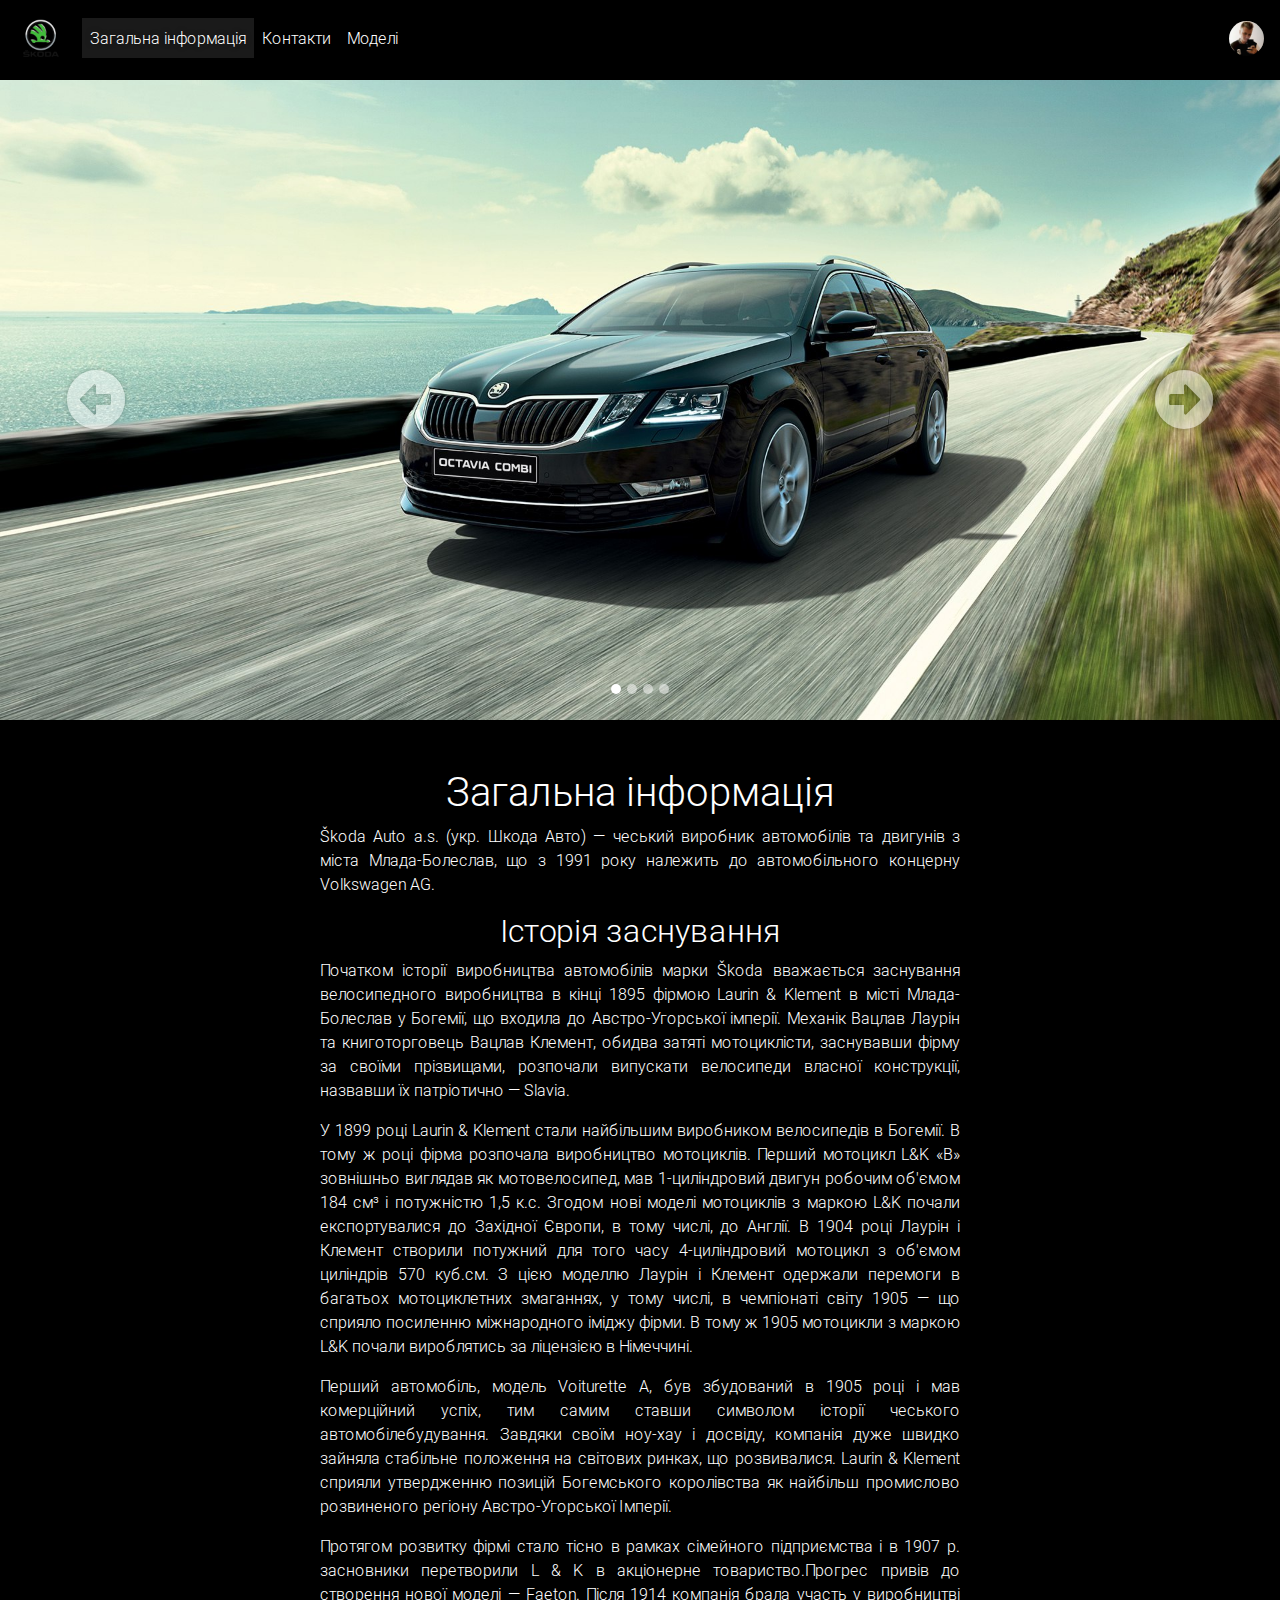
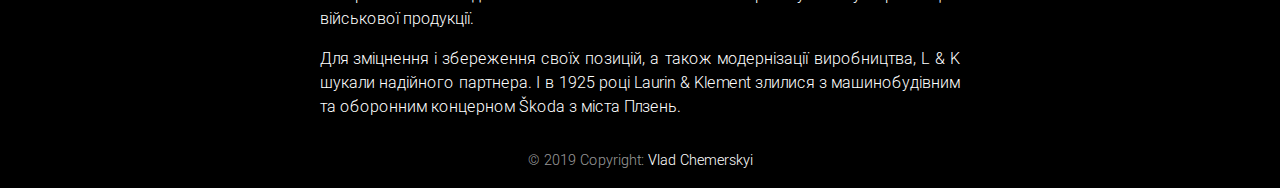
<file: Skoda/index.html>
<!DOCTYPE HTML>
<html>
 <head>
 	<link rel="shortcut icon" href="img1/logo.png" />
 	<!-- Font Awesome -->
  <link rel="stylesheet" href="https://use.fontawesome.com/releases/v5.8.2/css/all.css">
  <!-- Bootstrap core CSS -->
  <link href="css/bootstrap.min.css" rel="stylesheet">
  <!-- Material Design Bootstrap -->
  <link href="css/mdb.min.css" rel="stylesheet">
  <!-- Your custom styles (optional) -->
  <link href="style.css" rel="stylesheet">
  <meta charset="utf-8">
  <title>Skoda</title>
 </head>
 <body style="background-color: black;width: 100%;max-width: 1550px; margin: 0 auto 0 auto;">
 	
<!--Navbar -->

<nav class="mb-1 navbar navbar-expand-lg navbar-dark black lighten-1">
  <a class="navbar-brand" href="index.html"><img src="img1/logo.png" height="50" alt="mdb logo"></a>
  <button class="navbar-toggler" type="button" data-toggle="collapse" data-target="#navbarSupportedContent-555"
    aria-controls="navbarSupportedContent-555" aria-expanded="false" aria-label="Toggle navigation">
    <span class="navbar-toggler-icon"></span>
  </button>
  <div class="collapse navbar-collapse" id="navbarSupportedContent-555">
    <ul class="navbar-nav mr-auto">
      <li class="nav-item active">
        <a class="nav-link" href="index.html">Загальна інформація
          <span class="sr-only">(current)</span>
        </a>
      </li>
      <li class="nav-item">
        <a class="nav-link" href="contacts.html">Контакти</a>
      </li>
      <li class="nav-item">
        <a class="nav-link" href="portfolio.html">Моделі</a>
      </li>
    </ul>
    <ul class="navbar-nav ml-auto nav-flex-icons">
      <li class="nav-item avatar">
        <a class="nav-link p-0" href="https://instagram.com/vlad_chemerskyi?igshid=pfbax4hecrff">
          <img src="img1/avatar.jpg" class="rounded-circle z-depth-0"
            alt="avatar image" height="35">
        </a>
      </li>
    </ul>
  </div>
</nav>
<!--/.Navbar -->
<div id="carouselExampleFade" class="carousel slide carousel-fade" data-ride="carousel">
	<ol class="carousel-indicators">
    <li data-target="#carousel-example-1z" data-slide-to="0" class="active"></li>
    <li data-target="#carousel-example-1z" data-slide-to="1"></li>
    <li data-target="#carousel-example-1z" data-slide-to="2"></li>
    <li data-target="#carousel-example-1z" data-slide-to="3"></li>
  </ol>
  <div class="carousel-inner">
    <div class="carousel-item active">
      <img class="d-block w-100" src="img1/first.jpg"
        alt="First slide">
    </div>
    <div class="carousel-item">
      <img class="d-block w-100" src="img1/second.jpg"
        alt="Second slide">
    </div>
    <div class="carousel-item">
      <img class="d-block w-100" src="img1/third.jpg"
        alt="Third slide">
    </div>
    <div class="carousel-item">
      <img class="d-block w-100" src="img1/fourth.jpg"
        alt="Fourth slide">
    </div>
  </div>
<a class="carousel-control-prev" href="#carouselExampleFade" role="button" data-slide="prev">
<i style="font-size: 60px" class="fas fa-arrow-alt-circle-left"></i>   
 <span class="sr-only">Previous</span>
  </a>
  <a class="carousel-control-next" href="#carouselExampleFade" role="button" data-slide="next">
<i style="font-size: 60px" class="fas fa-arrow-alt-circle-right"></i>   
    <span class="sr-only">Next</span>
  </a>
</div>
<br>
<br>
<div class="info" style="text-align: justify; color: white; width: 50%; margin: auto;">
	<h1 style="text-align: center;">Загальна інформація</h1>
	<p>Škoda Auto a.s. (укр. Шкода Авто) — чеський виробник автомобілів та двигунів з міста Млада-Болеслав, що з 1991 року належить до автомобільного концерну Volkswagen AG.</p>
	<h2 style="text-align: center;">Історія заснування</h2>
	<p>Початком історії виробництва автомобілів марки Škoda вважається заснування велосипедного виробництва в кінці 1895 фірмою Laurin & Klement в місті Млада-Болеслав у Богемії, що входила до Австро-Угорської імперії. Механік Вацлав Лаурін та книготорговець Вацлав Клемент, обидва затяті мотоциклісти, заснувавши фірму за своїми прізвищами, розпочали випускати велосипеди власної конструкції, назвавши їх патріотично — Slavia.</p>
	<p>У 1899 році Laurin & Klement стали найбільшим виробником велосипедів в Богемії. В тому ж році фірма розпочала виробництво мотоциклів. Перший мотоцикл L&K «B» зовнішньо виглядав як мотовелосипед, мав 1-циліндровий двигун робочим об'ємом 184  см³ і потужністю 1,5 к.с. Згодом нові моделі мотоциклів з маркою L&K почали експортувалися до Західної Європи, в тому числі, до Англії. В 1904 році Лаурін і Клемент створили потужний для того часу 4-циліндровий мотоцикл з об'ємом циліндрів 570 куб.см. З цією моделлю Лаурін і Клемент одержали перемоги в багатьох мотоциклетних змаганнях, у тому числі, в чемпіонаті світу 1905 — що сприяло посиленню міжнародного іміджу фірми. В тому ж 1905 мотоцикли з маркою L&K почали вироблятись за ліцензією в Німеччині.</p>
	<p>Перший автомобіль, модель Voiturette A, був збудований в 1905 році і мав комерційний успіх, тим самим ставши символом історії чеського автомобілебудування. Завдяки своїм ноу-хау і досвіду, компанія дуже швидко зайняла стабільне положення на світових ринках, що розвивалися. Laurin & Klement сприяли утвердженню позицій Богемського королівства як найбільш промислово розвиненого регіону Австро-Угорської Імперії.</p>
	<p>Протягом розвитку фірмі стало тісно в рамках сімейного підприємства і в 1907 р. засновники перетворили L & K в акціонерне товариство.Прогрес привів до створення нової моделі — Faeton. Після 1914 компанія брала участь у виробництві військової продукції.</p>
	<p>Для зміцнення і збереження своїх позицій, а також модернізації виробництва, L & K шукали надійного партнера. І в 1925 році Laurin & Klement злилися з машинобудівним та оборонним концерном Škoda з міста Плзень.</p>
</div>

<!-- Footer -->
<footer class="page-footer font-small black darken-3">

  <!-- Footer Elements -->
  <div class="container">

    <!-- Grid row-->
    <div class="row">

    

    </div>
    <!-- Grid row-->

  </div>
  <!-- Footer Elements -->

  <!-- Copyright -->
  <div class="footer-copyright text-center py-3">© 2019 Copyright:
    <a href="https://instagram.com/vlad_chemerskyi?igshid=pfbax4hecrff"> Vlad Chemerskyi</a>
  </div>
  <!-- Copyright -->

</footer>
<!-- Footer -->
<!-- SCRIPTS -->
  <!-- JQuery -->
  <script type="text/javascript" src="js/jquery-3.4.1.min.js"></script>
  <!-- Bootstrap tooltips -->
  <script type="text/javascript" src="js/popper.min.js"></script>
  <!-- Bootstrap core JavaScript -->
  <script type="text/javascript" src="js/bootstrap.min.js"></script>
  <!-- MDB core JavaScript -->
  <script type="text/javascript" src="js/mdb.min.js"></script>
</body>
</html>
</file>
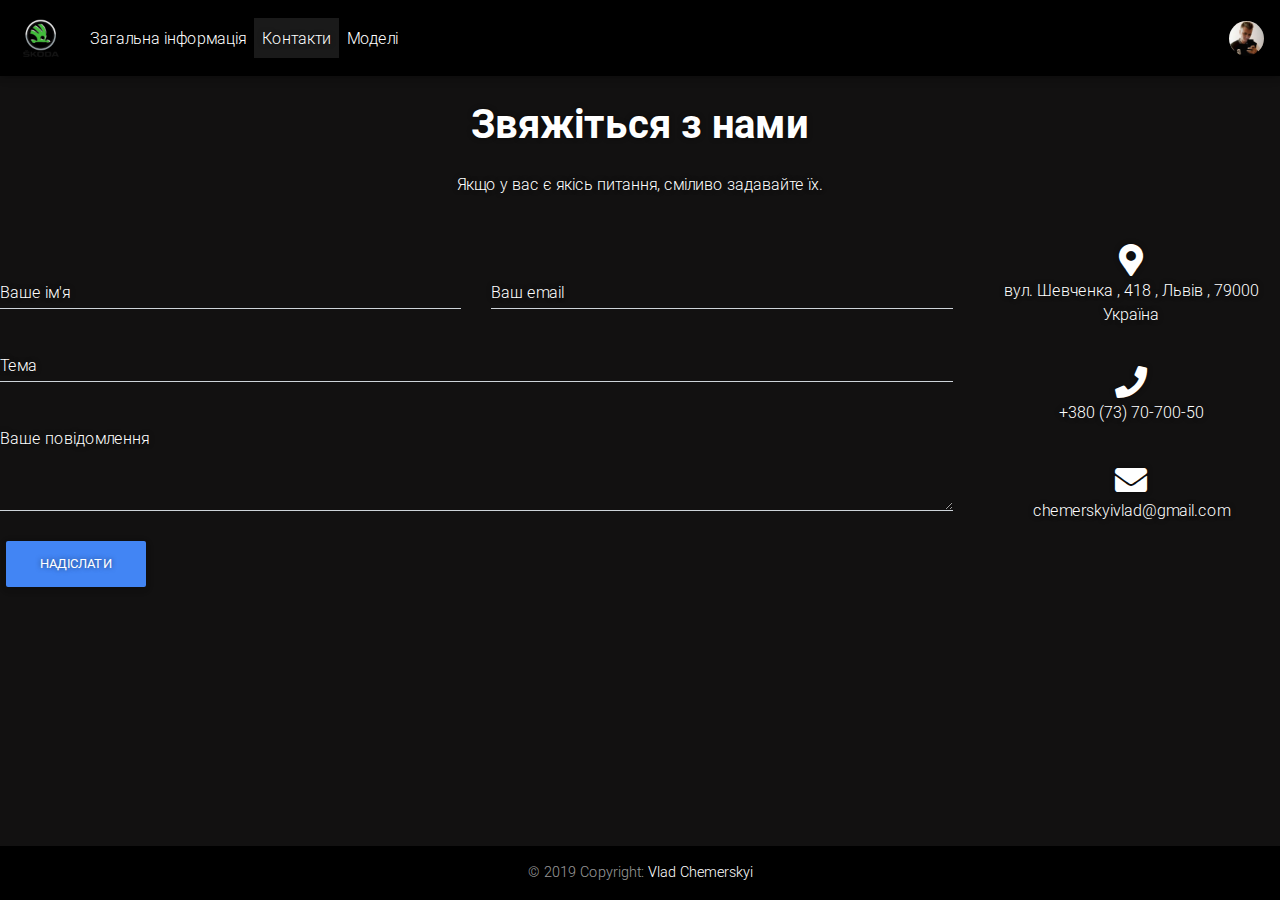
<file: Skoda/contacts.html>
<!DOCTYPE HTML>
<html>
 <head>
  <link rel="shortcut icon" href="img1/logo.png" />
  <!-- Font Awesome -->
  <link rel="stylesheet" href="https://use.fontawesome.com/releases/v5.8.2/css/all.css">
  <!-- Bootstrap core CSS -->
  <link href="css/bootstrap.min.css" rel="stylesheet">
  <!-- Material Design Bootstrap -->
  <link href="css/mdb.min.css" rel="stylesheet">
  <!-- Your custom styles (optional) -->
  <link href="style.css" rel="stylesheet">
  <meta charset="utf-8">
  <title>Skoda</title>
 </head>
 <body style="background-color:#121111;width: 100%;max-width: 1550px; margin: 0 auto 0 auto;">

   
<!--Navbar -->
<nav class="mb-1 navbar navbar-expand-lg navbar-dark black lighten-1">
  <a class="navbar-brand" href="index.html"><img src="img1/logo.png" height="50" alt="mdb logo"></a>
  <button class="navbar-toggler" type="button" data-toggle="collapse" data-target="#navbarSupportedContent-555"
    aria-controls="navbarSupportedContent-555" aria-expanded="false" aria-label="Toggle navigation">
    <span class="navbar-toggler-icon"></span>
  </button>
  <div class="collapse navbar-collapse" id="navbarSupportedContent-555">
    <ul class="navbar-nav mr-auto">
      <li class="nav-item">
        <a class="nav-link" href="index.html">Загальна інформація
          
        </a>
      </li>
      <li class="nav-item  active">
        <a class="nav-link" href="contacts.html">Контакти</a>
        <span class="sr-only">(current)</span>
      </li>
      <li class="nav-item">
        <a class="nav-link" href="portfolio.html">Моделі</a>
      </li>
    </ul>
    <ul class="navbar-nav ml-auto nav-flex-icons">
      <li class="nav-item avatar">
        <a class="nav-link p-0" href="https://instagram.com/vlad_chemerskyi?igshid=pfbax4hecrff">
          <img src="img1/avatar.jpg" class="rounded-circle z-depth-0"
            alt="avatar image" height="35">
        </a>
      </li>
    </ul>
  </div>
</nav>
<!--/.Navbar -->
<!--Section: Contact v.2-->


<section class="mb-3"  >

    <!--Section heading-->
    <h2 class="h1-responsive font-weight-bold text-center my-4">Звяжіться з нами</h2>
    <!--Section description-->
    <p class="text-center w-responsive mx-auto mb-5">Якщо у вас є якісь питання, сміливо задавайте їх. </p>

    <div class="row">

        <!--Grid column-->
        <div class="col-md-9 mb-md-0 mb-5">
            <form id="contact-form" name="contact-form" action="mail.php" method="POST">

                <!--Grid row-->
                <div class="row">

                    <!--Grid column-->
                    <div class="col-md-6">
                        <div class="md-form mb-0">
                            <input type="text" id="name" name="name" class="form-control" style="color: #fff;">
                            <label for="name" class="" style="color: #fff;">Ваше ім'я</label>
                        </div>
                    </div>
                    <!--Grid column-->

                    <!--Grid column-->
                    <div class="col-md-6">
                        <div class="md-form mb-0">
                            <input type="text" id="email" name="email" class="form-control" style="color: #fff;">
                            <label for="email" class="" style="color: #fff;">Ваш email</label>
                        </div>
                    </div>
                    <!--Grid column-->

                </div>
                <!--Grid row-->

                <!--Grid row-->
                <div class="row">
                    <div class="col-md-12">
                        <div class="md-form mb-0">
                            <input type="text" id="subject" name="subject" class="form-control" style="color: #fff;">
                            <label for="subject" class="" style="color: #fff;">Тема</label>
                        </div>
                    </div>
                </div>
                <!--Grid row-->

                <!--Grid row-->
                <div class="row">

                    <!--Grid column-->
                    <div class="col-md-12">

                        <div class="md-form">
                            <textarea type="text" id="message" name="message" rows="2" class="form-control md-textarea"></textarea>
                            <label for="message" style="color: #fff;">Ваше повідомлення</label>
                        </div>

                    </div>
                </div>
                <!--Grid row-->

            </form>

            <div class="text-center text-md-left">
                <a class="btn btn-primary" style="color: #fff;" onclick="document.getElementById('contact-form').submit();">Надіслати</a>
            </div>
            <div class="status"></div>
        </div>
        <!--Grid column-->

        <!--Grid column-->
        <div class="col-md-3 text-center">
            <ul class="list-unstyled mb-0">
                <li><i class="fas fa-map-marker-alt fa-2x"></i>
                    <p>вул. Шевченка , 418 , Львів , 79000 Україна</p>
                </li>

                <li><i class="fas fa-phone mt-4 fa-2x"></i>
                    <p>+380 (73) 70-700-50</p>
                </li>

                <li><i class="fas fa-envelope mt-4 fa-2x"></i>
                    <p>chemerskyivlad@gmail.com</p>
                </li>
            </ul>
        </div>
        <!--Grid column-->

</section>
</div>
</main>
<!--Section: Contact v.2-->
<!-- Footer -->
<footer id="chik" class="page-footer font-small black darken-3" style="position: fixed; 
    left: 0; bottom: 0; 
    width: 100%; ">

  <!-- Footer Elements -->
  <div class="container">

   

  </div>
  <!-- Footer Elements -->

  <!-- Copyright -->
  <div class="footer-copyright text-center py-3">© 2019 Copyright:
    <a href="https://instagram.com/vlad_chemerskyi?igshid=pfbax4hecrff"> Vlad Chemerskyi</a>
  </div>
  <!-- Copyright -->

</footer>
<!-- Footer -->
<!-- SCRIPTS -->
  <!-- JQuery -->
  <script type="text/javascript" src="js/jquery-3.4.1.min.js"></script>
  <!-- Bootstrap tooltips -->
  <script type="text/javascript" src="js/popper.min.js"></script>
  <!-- Bootstrap core JavaScript -->
  <script type="text/javascript" src="js/bootstrap.min.js"></script>
  <!-- MDB core JavaScript -->
  <script type="text/javascript" src="js/mdb.min.js"></script>
</body>
</html>
</file>
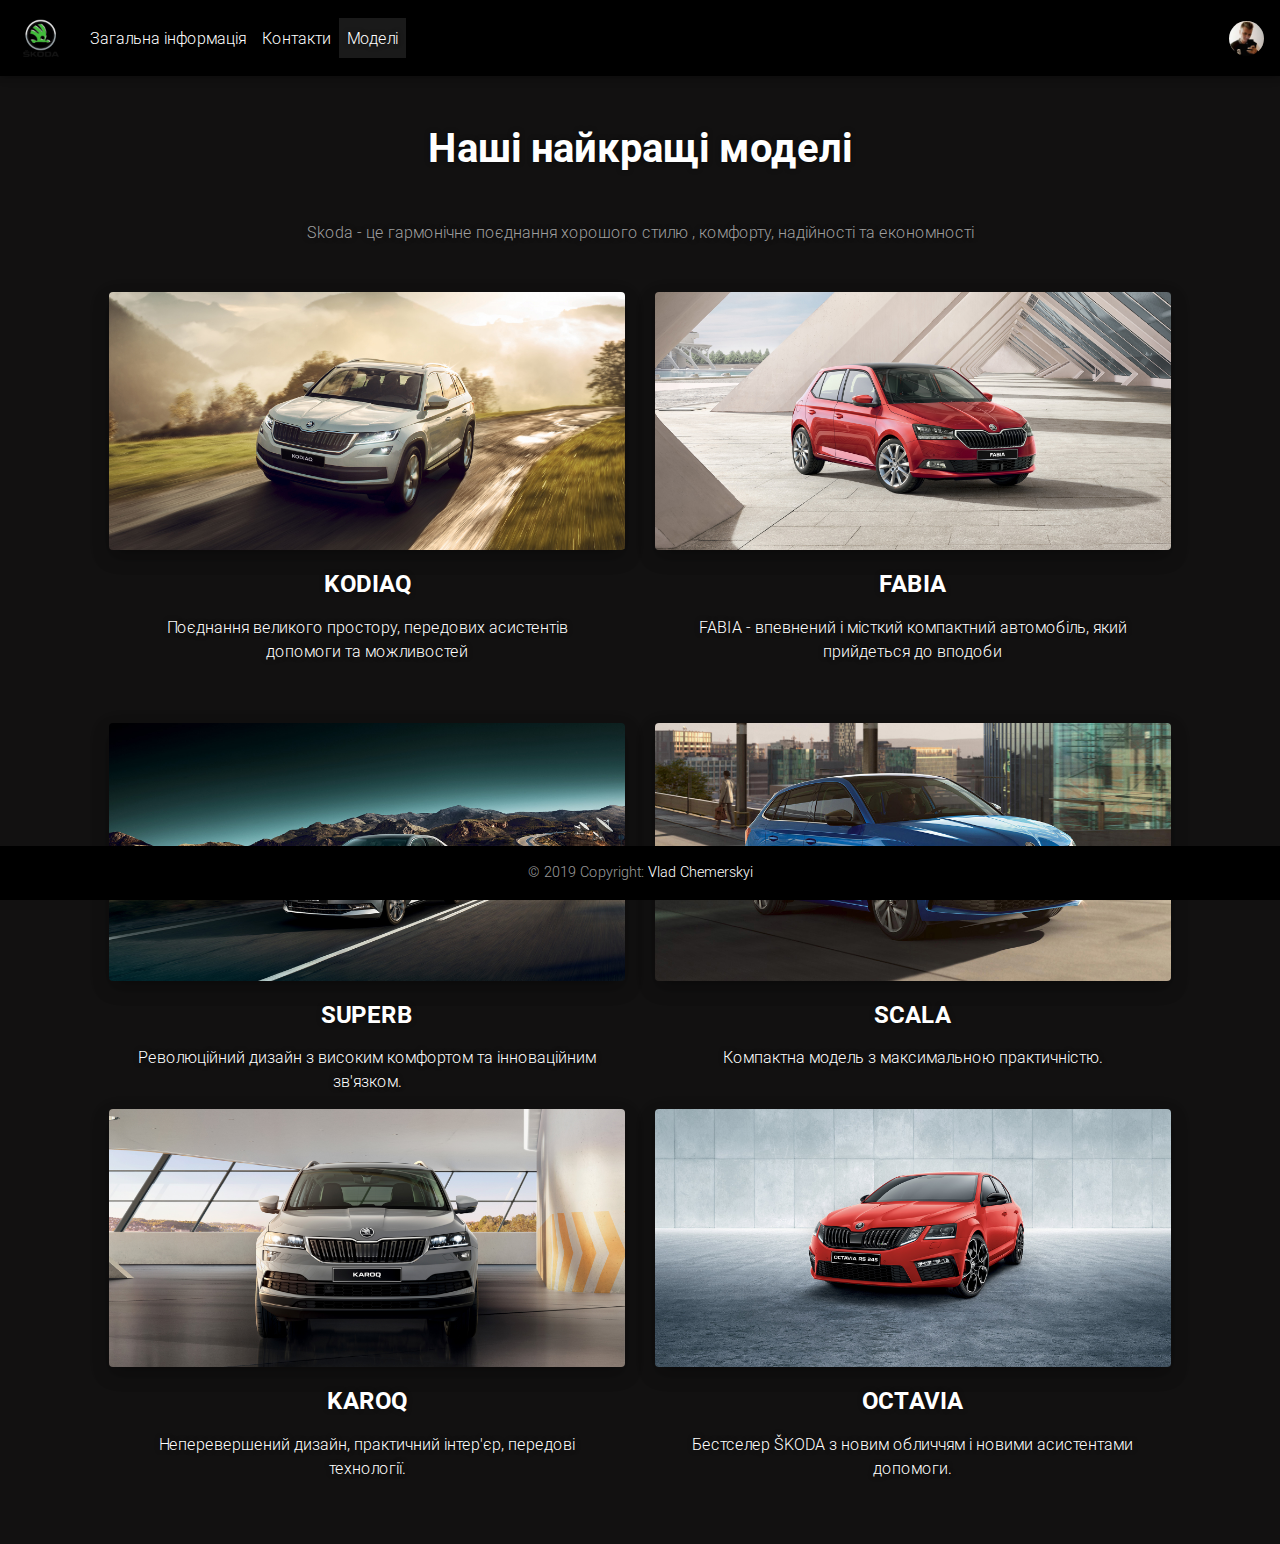
<file: Skoda/portfolio.html>
<!DOCTYPE HTML>
<html>
 <head>
  <link rel="shortcut icon" href="img1/logo.png" />
 	<!-- Font Awesome -->
  <link rel="stylesheet" href="https://use.fontawesome.com/releases/v5.8.2/css/all.css">
  <!-- Bootstrap core CSS -->
  <link href="css/bootstrap.min.css" rel="stylesheet">
  <!-- Material Design Bootstrap -->
  <link href="css/mdb.min.css" rel="stylesheet">
  <!-- Your custom styles (optional) -->
  <link href="style.css" rel="stylesheet">
  <meta charset="utf-8">
  <title>Skoda</title>
 </head>
 <body style="background-color: #121111;width: 100%;max-width: 1550px; margin: 0 auto 0 auto;">
 	
<!--Navbar -->
<nav class="mb-1 navbar navbar-expand-lg navbar-dark black lighten-1">
  <a class="navbar-brand" href="index.html"><img src="img1/logo.png" height="50" alt="mdb logo"></a>
  <button class="navbar-toggler" type="button" data-toggle="collapse" data-target="#navbarSupportedContent-555"
    aria-controls="navbarSupportedContent-555" aria-expanded="false" aria-label="Toggle navigation">
    <span class="navbar-toggler-icon"></span>
  </button>
  <div class="collapse navbar-collapse" id="navbarSupportedContent-555">
    <ul class="navbar-nav mr-auto">
      <li class="nav-item ">
        <a class="nav-link" href="index.html">Загальна інформація
          
        </a>
      </li>
      <li class="nav-item">
        <a class="nav-link" href="contacts.html">Контакти</a>
      </li>
      <li class="nav-item active">
        <a class="nav-link" href="portfolio.html">Моделі
        <span class="sr-only">(current)</span></a>
      </li>
    </ul>
    <ul class="navbar-nav ml-auto nav-flex-icons">
      <li class="nav-item avatar">
        <a class="nav-link p-0" href="https://instagram.com/vlad_chemerskyi?igshid=pfbax4hecrff">
          <img src="img1/avatar.jpg" class="rounded-circle z-depth-0"
            alt="avatar image" height="35">
        </a>
      </li>
    </ul>
  </div>
</nav>
<!--/.Navbar -->
<div class="portslide">
<!-- Section: Testimonials v.2 -->
<section class="text-center my-5">

<!-- Section heading -->
<h2 class="h1-responsive font-weight-bold my-5">Наші найкращі моделі</h2>
<!-- Section description -->
<p class="grey-text w-responsive mx-auto mb-5">Skoda - це гармонічне поєднання хорошого стилю , комфорту, надійності та економності</p>

<!-- Grid row -->
<div class="row d-flex justify-content-center">

  <!-- Grid column -->
  <div class="col-md-6 col-xl-5 mb-4">
    <!--Featured image-->
    <div class="view overlay rounded z-depth-2">
      <img src="imgcar/kodi1.jpg" class="img-fluid" alt="Sample project image">
      <a>
        <div class="mask rgba-white-slight"></div>
      </a>
    </div>
    <!--Excerpt-->
    <div class="card-body">
      <h4 class="font-weight-bold mb-3">KODIAQ</h4>
      <p>Поєднання великого простору, передових асистентів допомоги та можливостей</p>
    </div>
  </div>
  <!-- Grid column -->

  <!-- Grid column -->
  <div class="col-md-6 col-xl-5 mb-4">
    <!--Featured image-->
    <div class="view overlay rounded z-depth-2">
      <img src="imgcar/fabia.jpg" class="img-fluid" alt="Sample project image">
      <a>
        <div class="mask rgba-white-slight"></div>
      </a>
    </div>
    <!--Excerpt-->
    <div class="card-body">
      <h4 class="font-weight-bold mb-3">FABIA</h4>
      <p>FABIA - впевнений і місткий компактний автомобіль, який прийдеться до вподоби</p>
      
    </div>
  </div>
  <!-- Grid column -->

</div>
<!-- Grid row -->

<!-- Grid row -->
<div class="row d-flex justify-content-center">

  <!-- Grid column -->
  <div class="col-md-6 col-xl-5 mb-md-0 mb-4">
    <!--Featured image-->
    <div class="view overlay rounded z-depth-2">
      <img src="imgcar/superb.jpg" class="img-fluid" alt="Sample project image">
      <a>
        <div class="mask rgba-white-slight"></div>
      </a>
    </div>
    <!--Excerpt-->
    <div class="card-body pb-md-0">
      <h4 class="font-weight-bold mb-3">SUPERB</h4>
      <p>Революційний дизайн з високим комфортом та інноваційним зв'язком.
      </p>
    </div>
  </div>
  <!-- Grid column -->

  <!-- Grid column -->
  <div class="col-md-6 col-xl-5">
    <!--Featured image-->
    <div class="view overlay rounded z-depth-2">
      <img src="imgcar/scala.jpg" class="img-fluid"
        alt="Sample project image">
      <a>
        <div class="mask rgba-white-slight"></div>
      </a>
    </div>
    <!--Excerpt-->
    <div class="card-body pb-0">
      
      <h4 class="font-weight-bold mb-3">SCALA</h4>
      <p>Компактна модель з максимальною практичністю.</p>
      
    </div>
  </div>
  <!-- Grid column -->

</div>
<!-- Grid row -->
<!-- Grid row -->
<div class="row d-flex justify-content-center">

  <!-- Grid column -->
  <div class="col-md-6 col-xl-5 mb-md-0 mb-4">
    <!--Featured image-->
    <div class="view overlay rounded z-depth-2">
      <img src="imgcar/karoq.jpg" class="img-fluid" alt="Sample project image">
      <a>
        <div class="mask rgba-white-slight"></div>
      </a>
    </div>
    <!--Excerpt-->
    <div class="card-body pb-md-0">
      <h4 class="font-weight-bold mb-3">KAROQ</h4>
      <p>Неперевершений дизайн, практичний інтер'єр, передові технології.
      </p>
    </div>
  </div>
  <!-- Grid column -->

  <!-- Grid column -->
  <div class="col-md-6 col-xl-5">
    <!--Featured image-->
    <div class="view overlay rounded z-depth-2">
      <img src="imgcar/octavia.jpg" class="img-fluid"
        alt="Sample project image">
      <a>
        <div class="mask rgba-white-slight"></div>
      </a>
    </div>
    <!--Excerpt-->
    <div class="card-body pb-0">
      <h4 class="font-weight-bold mb-3">OCTAVIA</h4>
      <p>Бестселер ŠKODA з новим обличчям і новими асистентами допомоги.</p>
    </div>
  </div>
  <!-- Grid column -->

</div>
<!-- Grid row -->

<footer id="chik" class="page-footer font-small black darken-3" style="z-index: 100; position: fixed; 
    left: 0; bottom: 0; 
    width: 100%; ">

  <!-- Footer Elements -->
  <div class="container">

   

  </div>
  <!-- Footer Elements -->

  <!-- Copyright -->
  <div class="footer-copyright text-center py-3">© 2019 Copyright:
    <a href="https://instagram.com/vlad_chemerskyi?igshid=pfbax4hecrff"> Vlad Chemerskyi</a>
  </div>
  <!-- Copyright -->

</footer >
<!-- Footer -->
<!-- SCRIPTS -->
  <!-- JQuery -->
  <script type="text/javascript" src="js/jquery-3.4.1.min.js"></script>
  <!-- Bootstrap tooltips -->
  <script type="text/javascript" src="js/popper.min.js"></script>
  <!-- Bootstrap core JavaScript -->
  <script type="text/javascript" src="js/bootstrap.min.js"></script>
  <!-- MDB core JavaScript -->
  <script type="text/javascript" src="js/mdb.min.js"></script>
</body>
</html>
</file>
<file: Skoda/style.css>
body{
	z-index: 100; /* текст не размыт */
    color: #fff;
    text-align: center;
    text-shadow: 0 0 5px rgba(0,0,0,.5);
}
form{
		z-index: 100; /* текст не размыт */
    color: #fff;
    text-align: center;
    text-shadow: 0 0 5px rgba(0,0,0,.5);
}
.chik {
	
    position: fixed; 
    left: 0; bottom: 0; 
    width: 100%; 
   }
</file>
